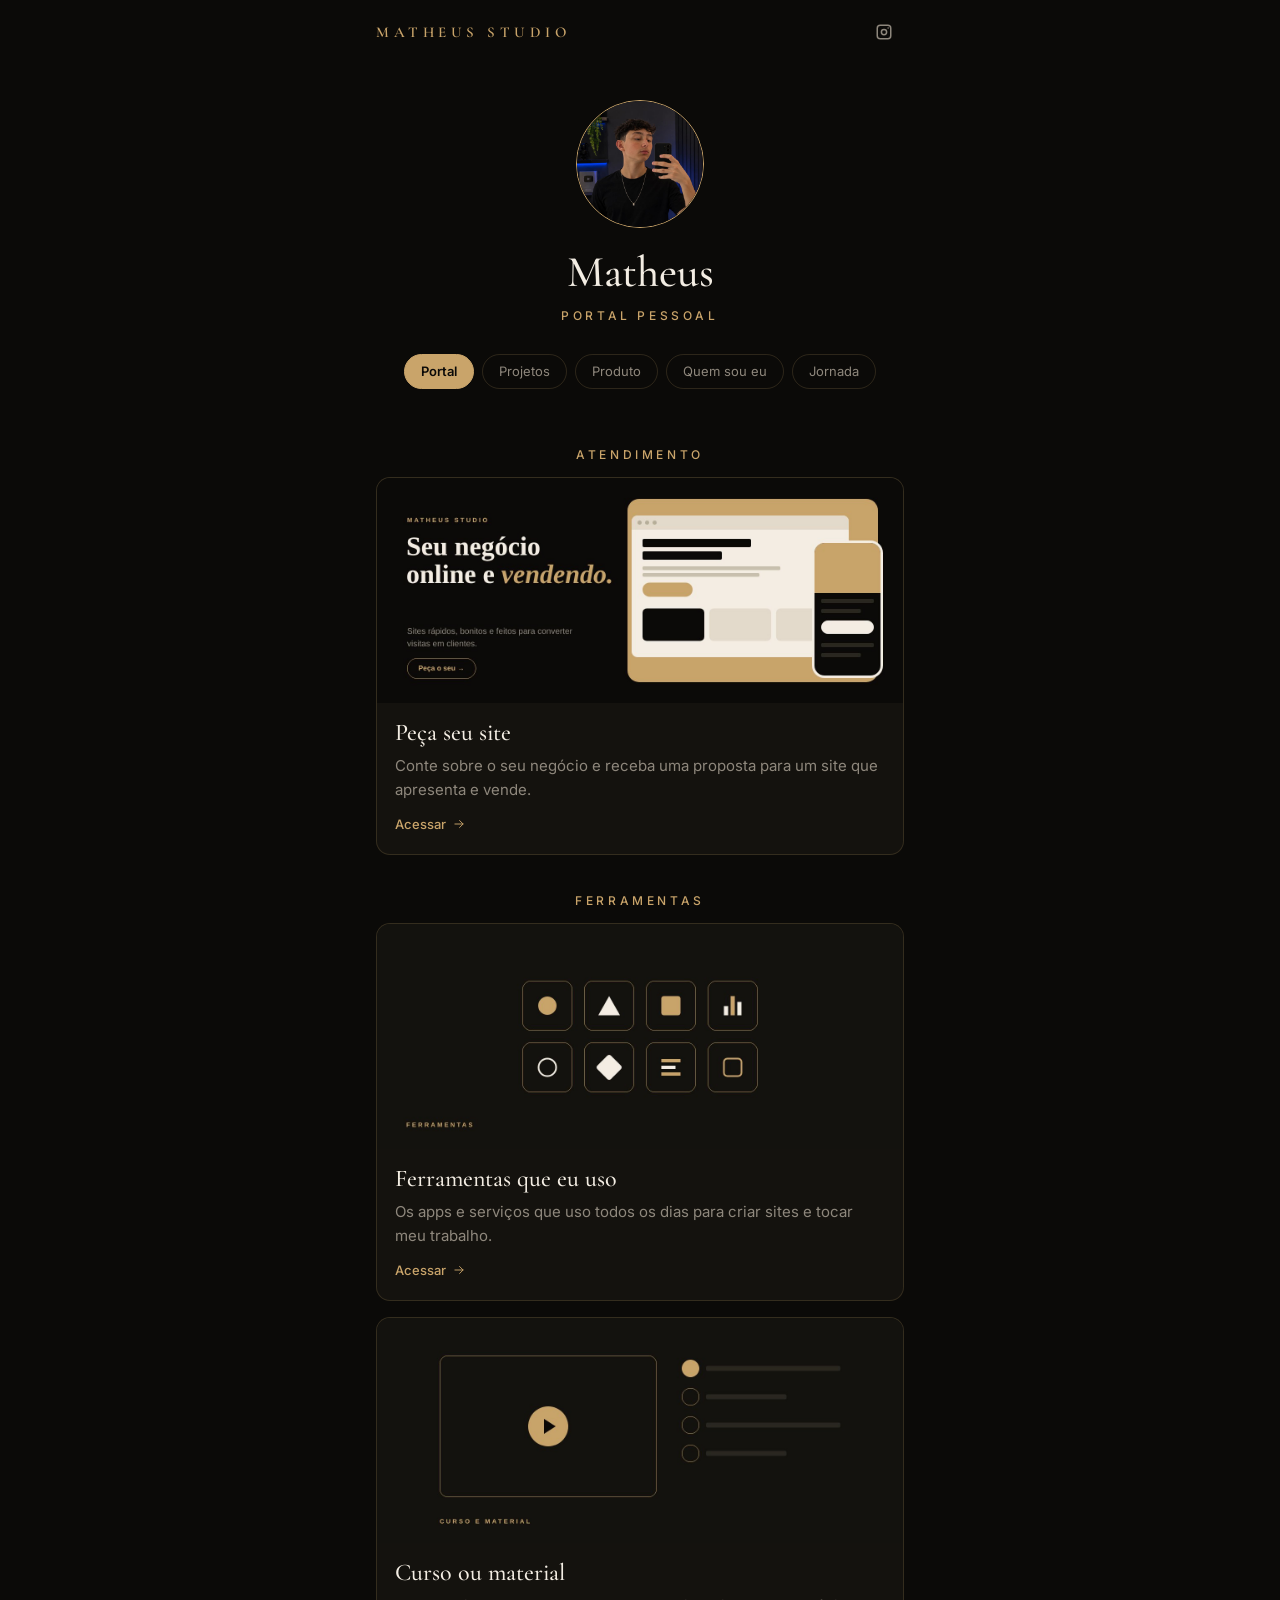
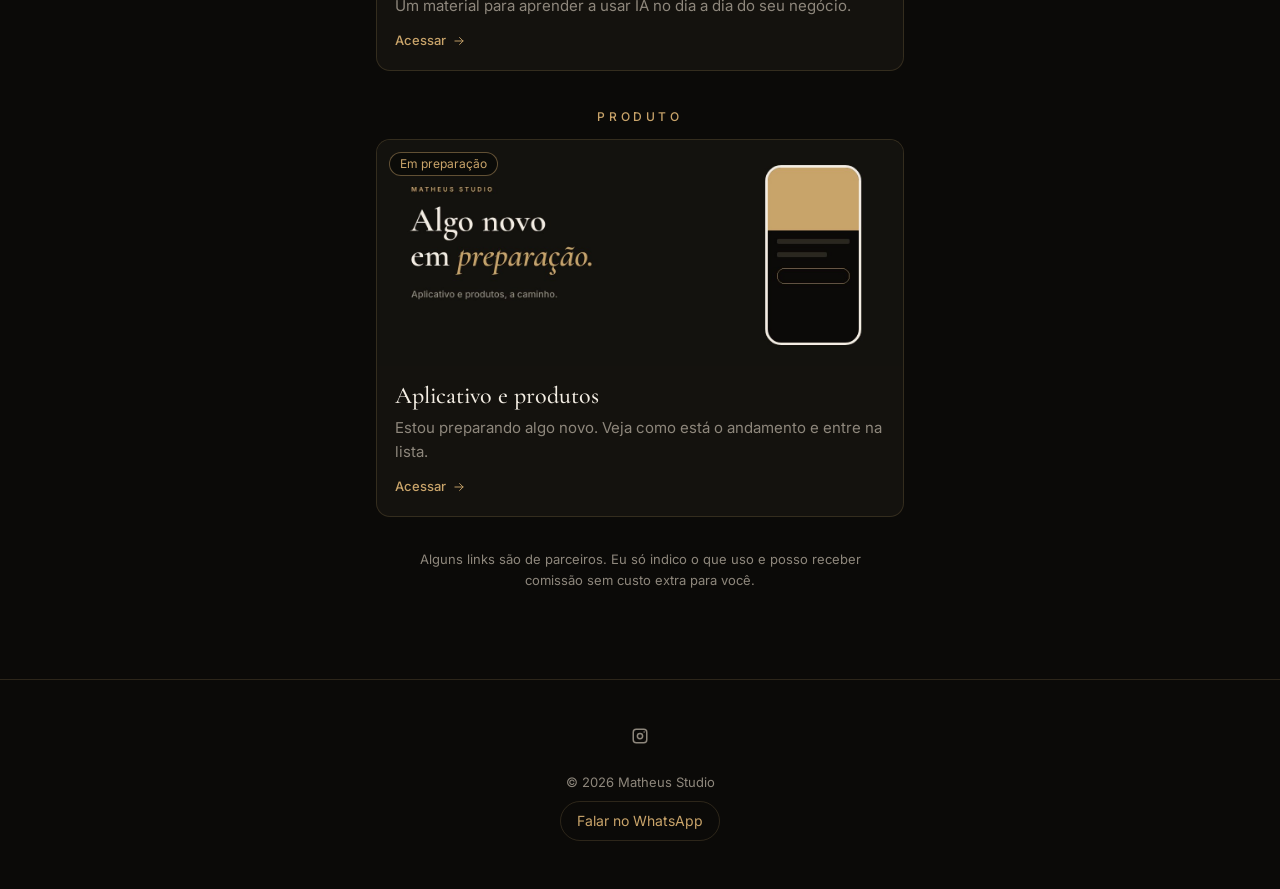
<file: index.html>
<!doctype html>
<html lang="pt-BR">
<head>
  <meta charset="utf-8">
  <meta name="viewport" content="width=device-width, initial-scale=1">
  <title>Matheus Studio · Portal pessoal</title>
  <meta name="description" content="Portal pessoal do Matheus Studio: sites, projetos e links úteis.">
  <link rel="icon" href="data:image/svg+xml,%3Csvg xmlns='http://www.w3.org/2000/svg' viewBox='0 0 32 32'%3E%3Crect width='32' height='32' rx='8' fill='%230B0A08'/%3E%3Ctext x='16' y='22' text-anchor='middle' font-family='serif' font-size='18' fill='%23C9A46A'%3EM%3C/text%3E%3C/svg%3E">
  <link rel="preconnect" href="https://fonts.googleapis.com">
  <link rel="preconnect" href="https://fonts.gstatic.com" crossorigin>
  <link rel="stylesheet" href="https://fonts.googleapis.com/css2?family=Cormorant+Garamond:ital,wght@0,500;0,600;1,500&family=Inter:wght@400;500;600&display=swap">
  <link rel="stylesheet" href="styles.css">
</head>
<body>

  <header class="topbar" id="topbar">
    <div class="wrap topbar-inner">
      <a class="wordmark" href="#portal" id="wordmark">Matheus Studio</a>
      <nav class="social" id="social-top" aria-label="Redes sociais"></nav>
    </div>
  </header>

  <main id="app" class="app">
    <p class="loading" id="loading">Carregando…</p>
  </main>

  <footer class="footer">
    <div class="wrap">
      <nav class="social social-footer" id="social-footer" aria-label="Redes sociais"></nav>
      <p class="footer-meta" id="copyright"></p>
      <a class="footer-wa" id="footer-wa" href="#" target="_blank" rel="noopener"></a>
    </div>
  </footer>

  <script src="script.js"></script>
</body>
</html>
</file>
<file: styles.css>
/* Matheus Studio · Portal pessoal */

:root {
  --bg: #0B0A08;
  --gold: #C9A46A;
  --gold-soft: rgba(201, 164, 106, .3);
  --cream: #F3EDE3;
  --muted: #8E877C;
  --line: rgba(201, 164, 106, .18);
  --line-strong: rgba(201, 164, 106, .45);
  --surface: #14120E;
  --placeholder: #1F1C17;
  --col: 560px;
  --gutter: 16px;
  --radius: 14px;
  --serif: "Cormorant Garamond", Georgia, serif;
  --sans: "Inter", system-ui, -apple-system, "Segoe UI", sans-serif;
}

*, *::before, *::after { box-sizing: border-box; }
* { margin: 0; padding: 0; }

html {
  background: var(--bg);
  scroll-behavior: smooth;
}

body {
  background: var(--bg);
  color: var(--cream);
  font-family: var(--sans);
  font-size: 15px;
  line-height: 1.6;
  -webkit-font-smoothing: antialiased;
  overflow-x: hidden;
}

a { color: inherit; text-decoration: none; }
img { display: block; max-width: 100%; }
ul, ol { list-style: none; }
button { font: inherit; color: inherit; background: none; border: 0; cursor: pointer; }

:focus-visible {
  outline: 2px solid var(--gold);
  outline-offset: 3px;
}

.wrap {
  max-width: var(--col);
  margin: 0 auto;
  padding: 0 var(--gutter);
}

/* ---------- Barra superior ---------- */

.topbar {
  position: fixed;
  top: 0;
  left: 0;
  right: 0;
  z-index: 10;
  background: transparent;
  border-bottom: 1px solid transparent;
  transition: background-color .3s, border-color .3s;
}

.topbar.is-scrolled {
  background: var(--bg);
  border-bottom-color: var(--line);
}

.topbar-inner {
  display: flex;
  align-items: center;
  justify-content: space-between;
  height: 64px;
}

.wordmark {
  font-family: var(--serif);
  font-size: 15px;
  font-weight: 600;
  letter-spacing: .3em;
  text-transform: uppercase;
  color: var(--gold);
}

.social {
  display: flex;
  align-items: center;
  gap: 4px;
}

.social a {
  display: grid;
  place-items: center;
  width: 40px;
  height: 40px;
  border-radius: 999px;
  color: var(--muted);
  transition: color .2s, background-color .2s;
}

.social a:hover {
  color: var(--gold);
  background: rgba(201, 164, 106, .08);
}

.social svg {
  width: 18px;
  height: 18px;
  fill: currentColor;
}

/* ---------- Área de conteúdo ---------- */

.app {
  padding: 84px 0 0;
  min-height: 70vh;
}

.loading {
  padding: 120px var(--gutter);
  text-align: center;
  color: var(--muted);
}

.view {
  max-width: var(--col);
  margin: 0 auto;
  padding: 0 var(--gutter) 24px;
  animation: rise .5s ease both;
}

.view-wrap {
  min-height: 50vh;
  padding-top: 24px;
}

/* ---------- Hero ---------- */

.hero {
  display: flex;
  flex-direction: column;
  align-items: center;
  padding: 16px 0 28px;
  text-align: center;
}

.avatar {
  width: 128px;
  height: 128px;
  border-radius: 50%;
  border: 1px solid var(--gold);
  object-fit: cover;
}

.hero-name {
  margin-top: 20px;
  font-family: var(--serif);
  font-size: 44px;
  font-weight: 500;
  line-height: 1.1;
  color: var(--cream);
}

.hero-label {
  margin-top: 10px;
  font-size: 12px;
  font-weight: 500;
  letter-spacing: .3em;
  text-transform: uppercase;
  color: var(--gold);
}

/* ---------- Abas (botões arredondados) ---------- */

.tabs {
  display: flex;
  flex-wrap: wrap;
  justify-content: center;
  gap: 8px;
  max-width: var(--col);
  margin: 0 auto;
  padding: 0 var(--gutter) 8px;
}

.tab {
  padding: 10px 16px;
  font-size: 13px;
  line-height: 1;
  color: var(--muted);
  border: 1px solid var(--line);
  border-radius: 999px;
  transition: color .2s, border-color .2s, background-color .2s;
  white-space: nowrap;
}

.tab:hover {
  color: var(--cream);
  border-color: var(--line-strong);
}

.tab[aria-pressed="true"] {
  background: var(--gold);
  border-color: var(--gold);
  color: var(--bg);
  font-weight: 600;
}

/* ---------- Títulos das páginas ---------- */

.view-title {
  margin: 36px 0 28px;
  font-family: var(--serif);
  font-size: 40px;
  font-weight: 500;
  line-height: 1.1;
  text-align: center;
  color: var(--cream);
}

.view-title:focus { outline: none; }

.visually-hidden {
  position: absolute;
  width: 1px;
  height: 1px;
  overflow: hidden;
  clip: rect(0 0 0 0);
  white-space: nowrap;
}

/* ---------- Grupos e cartões ---------- */

.stack {
  display: grid;
  gap: 40px;
  margin-top: 28px;
}

.group-title {
  margin-bottom: 16px;
  font-size: 12px;
  font-weight: 500;
  line-height: 1;
  letter-spacing: .3em;
  text-transform: uppercase;
  text-align: center;
  color: var(--gold);
}

.group-items {
  display: grid;
  gap: 16px;
}

.card,
.product {
  display: block;
  overflow: hidden;
  border: 1px solid var(--line);
  border-radius: var(--radius);
  background: var(--surface);
  transition: border-color .2s;
}

.card:hover { border-color: var(--line-strong); }

.product { max-width: var(--col); margin: 0 auto; }

.stages {
  max-width: var(--col);
  margin: 40px auto 0;
}

.stages-list {
  position: relative;
  display: grid;
  gap: 22px;
}

.stages-list::before {
  content: "";
  position: absolute;
  left: 15px;
  top: 16px;
  bottom: 16px;
  width: 1px;
  background: var(--line-strong);
}

.stage {
  position: relative;
  display: flex;
  gap: 16px;
}

.stage-mark {
  position: relative;
  z-index: 1;
  flex: none;
  width: 32px;
  height: 32px;
  border-radius: 50%;
  border: 1px solid var(--gold-soft);
  background: var(--bg);
}

.stage.is-done .stage-mark {
  background: var(--gold);
  border-color: var(--gold);
}

.stage.is-done .stage-mark::after {
  content: "";
  position: absolute;
  left: 10px;
  top: 7px;
  width: 8px;
  height: 14px;
  border: solid var(--bg);
  border-width: 0 2px 2px 0;
  transform: rotate(45deg);
}

.stage.is-current .stage-mark {
  border-color: var(--gold);
}

.stage.is-current .stage-mark::after {
  content: "";
  position: absolute;
  inset: 9px;
  border-radius: 50%;
  background: var(--gold);
}

.stage-label {
  display: block;
  padding-top: 5px;
  font-size: 12px;
  font-weight: 500;
  letter-spacing: .15em;
  text-transform: uppercase;
  color: var(--muted);
}

.stage.is-done .stage-label,
.stage.is-current .stage-label { color: var(--gold); }

.stage-text {
  margin-top: 2px;
  font-size: 15px;
  line-height: 1.6;
  color: var(--muted);
}

.stage.is-current .stage-text { color: var(--cream); }

.product-cta {
  display: flex;
  justify-content: center;
  margin-top: 32px;
}

.card-media {
  position: relative;
  aspect-ratio: 21 / 9;
  background: var(--placeholder);
  overflow: hidden;
}

.card-media img,
.card-media .is-fallback {
  width: 100%;
  height: 100%;
  object-fit: cover;
}

.card-body {
  padding: 16px 18px 18px;
}

.card-title {
  font-family: var(--serif);
  font-size: 24px;
  font-weight: 500;
  line-height: 1.2;
  color: var(--cream);
}

.card-desc {
  margin-top: 6px;
  font-size: 15px;
  line-height: 1.6;
  color: var(--muted);
}

.card-cta {
  display: inline-flex;
  align-items: center;
  gap: 6px;
  margin-top: 12px;
  font-size: 13px;
  font-weight: 500;
  color: var(--gold);
}

.arrow {
  display: inline-flex;
  transition: transform .25s ease;
}

.arrow svg {
  width: 14px;
  height: 14px;
}

.card:hover .arrow { transform: translateX(6px); }

.badge {
  position: absolute;
  top: 12px;
  left: 12px;
  padding: 5px 10px;
  font-size: 12px;
  line-height: 1;
  color: var(--gold);
  background: rgba(11, 10, 8, .8);
  border: 1px solid var(--line-strong);
  border-radius: 999px;
}

.btn {
  display: inline-block;
  margin-top: 16px;
  padding: 11px 22px;
  font-size: 14px;
  font-weight: 500;
  color: var(--gold);
  border: 1px solid var(--gold);
  border-radius: 999px;
  transition: background-color .2s, color .2s;
}

.btn:hover {
  background: var(--gold);
  color: var(--bg);
}

.disclaimer {
  max-width: var(--col);
  margin: 32px auto 0;
  padding: 0 var(--gutter);
  font-size: 13px;
  line-height: 1.6;
  color: var(--muted);
  text-align: center;
}

/* ---------- Projetos (carrossel) ---------- */

.carousel { position: relative; }

.track {
  display: flex;
  gap: 16px;
  overflow-x: auto;
  scroll-snap-type: x mandatory;
  scrollbar-width: none;
  padding: 4px 2px 8px;
  -webkit-overflow-scrolling: touch;
}

.track::-webkit-scrollbar { display: none; }

.site-item {
  flex: 0 0 260px;
  scroll-snap-align: start;
}

.site {
  display: block;
  border: 1px solid var(--line);
  border-radius: var(--radius);
  background: var(--surface);
  overflow: hidden;
}

.site-bar {
  display: flex;
  align-items: center;
  gap: 6px;
  padding: 9px 10px;
  border-bottom: 1px solid var(--line);
}

.dot {
  width: 8px;
  height: 8px;
  flex: none;
  border-radius: 50%;
  background: var(--gold-soft);
}

.site-pill {
  flex: 1;
  max-width: 120px;
  height: 8px;
  margin-left: 8px;
  border-radius: 999px;
  background: var(--line);
}

.site-thumb {
  width: 100%;
  aspect-ratio: 4 / 3;
  object-fit: cover;
  background: var(--placeholder);
}

.site-foot {
  padding: 12px 14px 14px;
}

.site-name {
  overflow: hidden;
  text-overflow: ellipsis;
  white-space: nowrap;
  font-family: var(--serif);
  font-size: 21px;
  font-weight: 500;
  line-height: 1.2;
  color: var(--cream);
}

.site-tag {
  margin-top: 2px;
  font-size: 13px;
  color: var(--muted);
}

.carousel-ctrl {
  display: flex;
  align-items: center;
  justify-content: space-between;
  margin-top: 14px;
}

.nav-btn {
  display: grid;
  place-items: center;
  width: 40px;
  height: 40px;
  color: var(--gold);
  border: 1px solid var(--line);
  border-radius: 999px;
  transition: border-color .2s;
}

.nav-btn:hover:not(:disabled) { border-color: var(--gold); }

.nav-btn:disabled {
  opacity: .35;
  cursor: default;
}

.nav-btn svg { width: 18px; height: 18px; }

.dots {
  display: flex;
  gap: 4px;
}

.ind {
  width: 24px;
  height: 24px;
  display: grid;
  place-items: center;
}

.ind::before {
  content: "";
  width: 6px;
  height: 6px;
  border-radius: 50%;
  background: var(--gold-soft);
  transition: background-color .2s, transform .2s;
}

.ind[aria-current="true"]::before {
  background: var(--gold);
  transform: scale(1.3);
}

/* ---------- Quem sou eu ---------- */

.about {
  display: grid;
  gap: 32px;
  align-items: center;
  max-width: 880px;
}

.about-photo {
  max-width: 300px;
  width: 100%;
  margin: 0 auto;
  aspect-ratio: 3 / 4;
  overflow: hidden;
  border-radius: var(--radius);
  border: 1px solid var(--line);
  background: var(--placeholder);
}

.about-photo img,
.about-photo .is-fallback {
  width: 100%;
  height: 100%;
  object-fit: cover;
}

.about-copy .view-title {
  margin: 0 0 16px;
  text-align: left;
  font-size: 36px;
}

.about-quote {
  font-family: var(--serif);
  font-style: italic;
  font-size: 26px;
  line-height: 1.3;
  color: var(--gold);
  margin-bottom: 18px;
}

.about-text {
  margin-top: 14px;
  font-size: 15px;
  line-height: 1.7;
  color: var(--muted);
}

.stats {
  display: grid;
  grid-template-columns: repeat(3, 1fr);
  margin-top: 28px;
  border: 1px solid var(--line);
  border-radius: var(--radius);
}

.stat {
  padding: 16px 8px;
  text-align: center;
}

.stat + .stat { border-left: 1px solid var(--line); }

.stat-value {
  display: block;
  font-family: var(--serif);
  font-size: 26px;
  font-weight: 500;
  line-height: 1.1;
  color: var(--cream);
}

.stat-label {
  display: block;
  margin-top: 6px;
  font-size: 12px;
  line-height: 1.4;
  color: var(--muted);
}

/* ---------- Jornada (linha do tempo) ---------- */

.timeline {
  position: relative;
  display: grid;
  gap: 28px;
  max-width: 520px;
  margin: 0 auto;
}

.timeline::before {
  content: "";
  position: absolute;
  left: 19px;
  top: 20px;
  bottom: 20px;
  width: 1px;
  background: var(--line-strong);
}

.step {
  position: relative;
  display: flex;
  gap: 20px;
}

.step-dot {
  position: relative;
  z-index: 1;
  flex: none;
  width: 40px;
  height: 40px;
  border-radius: 50%;
  border: 1px solid var(--gold-soft);
  background: var(--bg);
}

.step-dot::after {
  content: "";
  position: absolute;
  inset: 14px;
  border-radius: 50%;
  background: var(--gold);
}

.step-body { padding-top: 8px; }

.step-when {
  display: block;
  font-size: 12px;
  font-weight: 500;
  letter-spacing: .15em;
  text-transform: uppercase;
  color: var(--gold);
}

.step-text {
  margin-top: 4px;
  font-family: var(--serif);
  font-size: 22px;
  line-height: 1.3;
  color: var(--cream);
}

/* ---------- Rodapé ---------- */

.footer {
  margin-top: 64px;
  padding: 36px 0 48px;
  border-top: 1px solid var(--line);
  text-align: center;
}

.social-footer { justify-content: center; }

.footer-meta {
  margin-top: 16px;
  font-size: 13px;
  color: var(--muted);
}

.footer-wa {
  display: inline-block;
  margin-top: 8px;
  padding: 8px 16px;
  font-size: 14px;
  color: var(--gold);
  border: 1px solid var(--line);
  border-radius: 999px;
}

.footer-wa:hover { border-color: var(--gold); }

/* ---------- Placeholders de imagem (fallback) ---------- */

.is-fallback {
  display: grid;
  place-items: center;
  background: var(--gold);
  color: var(--bg);
  font-family: var(--serif);
  font-size: 40px;
  font-weight: 600;
  line-height: 1;
}

.is-gray { background: var(--placeholder); }

.card-media .is-fallback.is-gray,
.site-thumb.is-fallback { background: var(--placeholder); }

/* ---------- Responsivo ---------- */

@media (min-width: 720px) {
  .about {
    grid-template-columns: 1fr 1.3fr;
    gap: 48px;
  }

  .about-photo { margin: 0; }
}

@media (max-width: 599px) {
  .avatar { width: 112px; height: 112px; }

  .hero-name { font-size: 40px; }

  .view-title { font-size: 34px; }

  .card-title { font-size: 22px; }

  .site-item { flex-basis: 240px; }
}

/* ---------- Movimento ---------- */

@keyframes rise {
  from {
    opacity: 0;
    transform: translateY(12px);
  }
  to {
    opacity: 1;
    transform: none;
  }
}

@media (prefers-reduced-motion: reduce) {
  *, *::before, *::after {
    animation: none !important;
    transition: none !important;
    scroll-behavior: auto !important;
  }
}

.product-cta .btn { margin-top: 0; }
</file>
